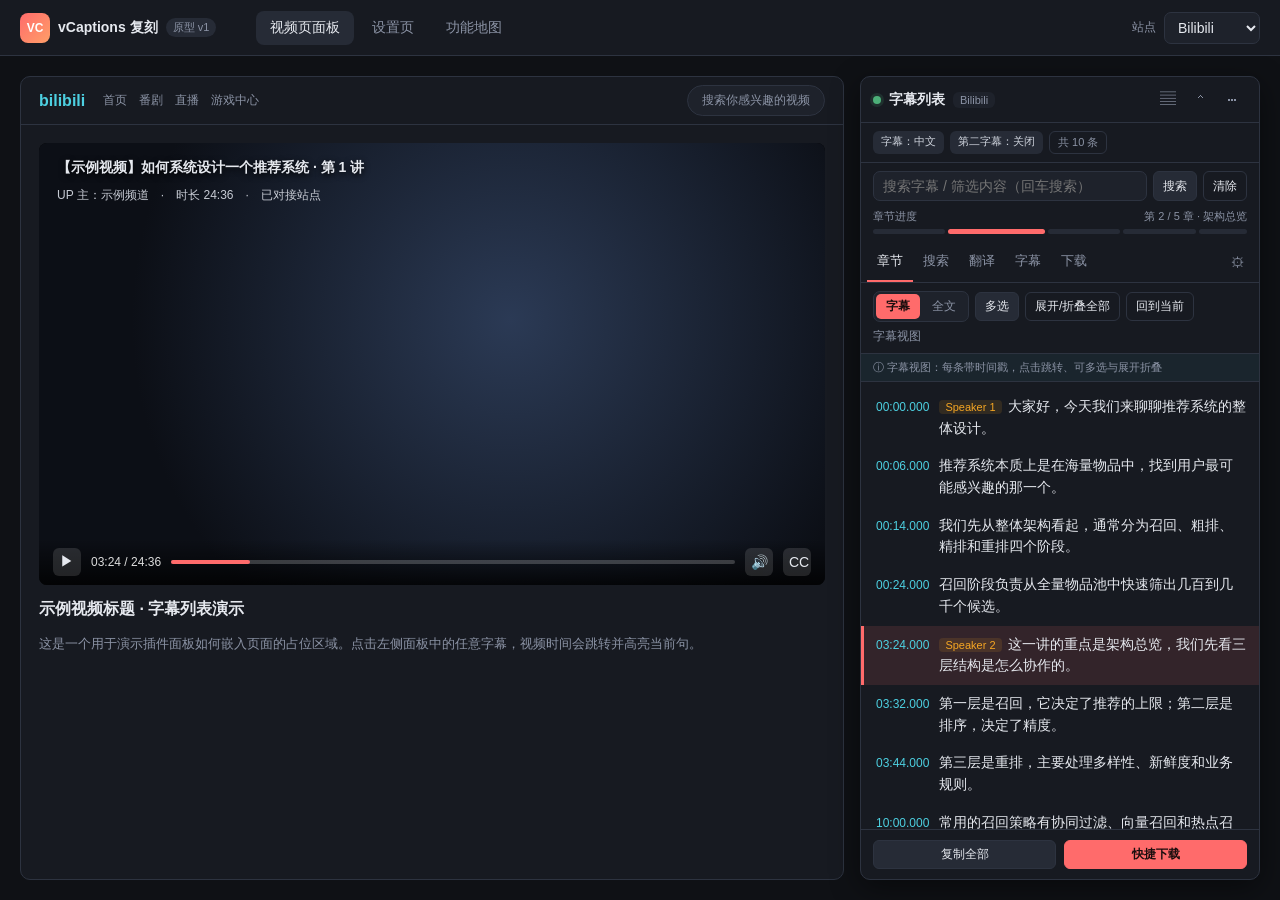
<file: prototype/index.html>
<!DOCTYPE html>
<html lang="zh-CN">
<head>
<meta charset="UTF-8">
<meta name="viewport" content="width=device-width, initial-scale=1.0">
<title>vCaptions 复刻 · 页面原型 v1</title>
<link rel="stylesheet" href="./style.css">
</head>
<body>
<div id="app">

  <!-- ============ TOP BAR ============ -->
  <header class="topbar">
    <div class="brand">
      <span class="brand-logo">VC</span>
      <span class="brand-name">vCaptions 复刻</span>
      <span class="brand-badge">原型 v1</span>
    </div>
    <nav class="topnav">
      <button class="nav-btn active" data-screen="video">视频页面板</button>
      <button class="nav-btn" data-screen="settings">设置页</button>
      <button class="nav-btn" data-screen="flow">功能地图</button>
    </nav>
    <div class="topbar-right">
      <label class="mini-label">站点</label>
      <select id="site-select">
        <option value="bilibili">Bilibili</option>
        <option value="youtube">YouTube</option>
      </select>
    </div>
  </header>

  <!-- ============ SCREEN: VIDEO PAGE ============ -->
  <section class="screen active" id="screen-video">
    <div class="stage" id="stage">
      <!-- simulated video page -->
      <div class="fake-page">
        <div class="fake-sitebar">
          <div class="fake-logo" id="site-logo">bilibili</div>
          <div class="fake-nav">首页　番剧　直播　游戏中心</div>
          <div class="fake-search">搜索你感兴趣的视频</div>
        </div>
        <div class="fake-main">
          <div class="fake-video" id="fake-video">
            <div class="fake-player-bg"></div>
            <div class="fake-player-title" id="video-title">【示例视频】如何系统设计一个推荐系统 · 第 1 讲</div>
            <div class="fake-player-meta" id="video-meta">UP 主：示例频道　·　时长 24:36　·　已对接站点</div>
            <div class="fake-controls">
              <button class="fc-btn" id="fc-play">▶</button>
              <span class="fc-time" id="fc-time">03:24 / 24:36</span>
              <div class="fc-progress"><div class="fc-progress-fill" id="fc-fill" style="width:14%"></div></div>
              <button class="fc-btn" id="fc-vol">🔊</button>
              <button class="fc-btn" id="fc-cc">CC</button>
            </div>
          </div>
          <div class="fake-info">
            <h2 id="fake-info-title">示例视频标题 · 字幕列表演示</h2>
            <p>这是一个用于演示插件面板如何嵌入页面的占位区域。点击左侧面板中的任意字幕，视频时间会跳转并高亮当前句。</p>
          </div>
        </div>
      </div>

      <!-- ============ PLUGIN PANEL ============ -->
      <aside class="panel" id="panel">
        <div class="panel-head">
          <div class="panel-title">
            <span class="dot-live"></span>
            <span>字幕列表</span>
            <span class="panel-sub" id="panel-site-tag">Bilibili</span>
          </div>
          <div class="panel-actions">
            <button class="icon-btn" id="btn-view" title="切换视图">▤</button>
            <button class="icon-btn" id="btn-fold" title="折叠面板">⌃</button>
            <button class="icon-btn" id="btn-more" title="更多操作">⋯</button>
          </div>
        </div>

        <!-- meta strip -->
        <div class="meta-strip" id="meta-strip">
          <span class="chip" id="chip-lang">字幕：中文</span>
          <span class="chip" id="chip-second">第二字幕：关闭</span>
          <span class="chip chip-ghost" id="chip-count">共 42 条</span>
        </div>

        <!-- search bar -->
        <div class="search-row">
          <input id="search-input" type="text" placeholder="搜索字幕 / 筛选内容（回车搜索）">
          <button class="btn-mini" id="btn-search">搜索</button>
          <button class="btn-mini ghost" id="btn-clear-search">清除</button>
        </div>

        <!-- chapter progress strip -->
        <div class="chapter-strip" id="chapter-strip">
          <div class="chapter-strip-head">
            <span>章节进度</span>
            <span class="muted" id="chapter-curr">第 2 / 5 章 · 架构总览</span>
          </div>
          <div class="chapter-track" id="chapter-track">
            <div class="chapter-seg" style="flex:3"></div>
            <div class="chapter-seg active" style="flex:4"></div>
            <div class="chapter-seg" style="flex:3"></div>
            <div class="chapter-seg" style="flex:3"></div>
            <div class="chapter-seg" style="flex:2"></div>
          </div>
        </div>

        <!-- tabs -->
        <div class="tabs" id="tabs">
          <button class="tab active" data-tab="chapter">章节</button>
          <button class="tab" data-tab="search">搜索</button>
          <button class="tab" data-tab="translate">翻译</button>
          <button class="tab" data-tab="subtitle">字幕</button>
          <button class="tab" data-tab="download">下载</button>
          <button class="tab-more" id="tab-reorder" title="拖动排序 / 显隐">⚙</button>
        </div>

        <!-- ===== TAB: SUBTITLE (default shown via JS on load we keep last active? use subtitle default) ===== -->
        <div class="tab-content" data-content="subtitle">
          <div class="subtitle-toolbar">
            <div class="view-seg">
              <button data-view="list" class="active">字幕</button>
              <button data-view="article">全文</button>
            </div>
            <button class="btn-mini" id="btn-multiselect">多选</button>
            <button class="btn-mini ghost" id="btn-expand">展开/折叠全部</button>
            <button class="btn-mini ghost" id="btn-scroll">回到当前</button>
            <span class="toolbar-spacer"></span>
            <span class="view-label" id="view-label">字幕视图</span>
          </div>
          <div class="view-hint" id="view-hint">ⓘ 字幕视图：每条带时间戳，点击跳转、可多选与展开折叠</div>
          <div class="multiselect-bar hidden" id="multiselect-bar">
            <span id="sel-count">已选 0 / 42</span>
            <button class="btn-mini" id="btn-sel-all">全选</button>
            <button class="btn-mini ghost" id="btn-sel-none">全不选</button>
            <button class="btn-mini ghost" id="btn-sel-invert">反选</button>
            <button class="btn-mini primary" id="btn-sel-copy">复制</button>
            <button class="btn-mini primary" id="btn-sel-translate">翻译</button>
          </div>
          <div class="subtitle-list" id="subtitle-list">
            <!-- items rendered by JS -->
          </div>
          <div class="panel-foot">
            <button class="btn-mini" id="btn-copy-all">复制全部</button>
            <button class="btn-mini primary" id="btn-quick-download">快捷下载</button>
          </div>
        </div>

        <!-- ===== TAB: CHAPTER ===== -->
        <div class="tab-content hidden" data-content="chapter">
          <div class="section-head">
            <h3>章节</h3>
            <button class="btn-mini primary" id="btn-gen-chapter">生成章节</button>
          </div>
          <div class="chapter-gen-opts">
            <label><input type="checkbox" checked> 包含描述</label>
            <label><input type="checkbox" checked> 包含段落</label>
            <select><option>目标语言：中文</option><option>English</option></select>
          </div>
          <div class="session-status" id="chapter-session">
            <span class="status-dot ok"></span> 已完成 · 5 章
            <span class="muted">生成进度 100%</span>
          </div>
          <div class="chapter-list" id="chapter-list">
            <div class="chapter-item" data-time="0"><span class="ch-idx">01</span><div><b>00:00 开场与背景</b><small>介绍推荐系统的整体目标</small></div><button class="btn-mini ghost">跳转</button></div>
            <div class="chapter-item active" data-time="204"><span class="ch-idx">02</span><div><b>03:24 架构总览</b><small>召回、粗排、精排三层结构</small></div><button class="btn-mini ghost">跳转</button></div>
            <div class="chapter-item" data-time="600"><span class="ch-idx">03</span><div><b>10:00 召回策略</b><small>协同过滤与向量召回</small></div><button class="btn-mini ghost">跳转</button></div>
            <div class="chapter-item" data-time="900"><span class="ch-idx">04</span><div><b>15:00 排序模型</b><small>特征工程与模型选型</small></div><button class="btn-mini ghost">跳转</button></div>
            <div class="chapter-item" data-time="1200"><span class="ch-idx">05</span><div><b>20:00 总结与答疑</b><small>关键结论回顾</small></div><button class="btn-mini ghost">跳转</button></div>
          </div>
          <div class="chapter-nav-row">
            <button class="btn-mini" id="btn-prev-chapter">← 上一章</button>
            <button class="btn-mini" id="btn-next-chapter">下一章 →</button>
            <button class="btn-mini ghost" id="btn-float-chapter">悬浮章节列表</button>
          </div>
        </div>

        <!-- ===== TAB: SEARCH ===== -->
        <div class="tab-content hidden" data-content="search">
          <div class="section-head"><h3>搜索结果</h3><span class="muted" id="search-count">请输入关键词</span></div>
          <input id="search-tab-input" type="text" placeholder="请输入关键词开始搜索" class="big-input">
          <div class="search-results" id="search-results">
            <div class="empty-state">输入关键词后在此显示匹配的字幕</div>
          </div>
        </div>

        <!-- ===== TAB: TRANSLATE ===== -->
        <div class="tab-content hidden" data-content="translate">
          <div class="section-head"><h3>翻译</h3><span class="status-pill" id="translate-status">未开始</span></div>
          <div class="field-row">
            <label>翻译服务</label>
            <select id="translate-service"><option>AI 翻译（默认）</option><option>Google 翻译</option><option>小牛翻译</option><option>DeepL 翻译</option></select>
          </div>
          <div class="field-row">
            <label>目标语言</label>
            <select id="translate-lang"><option>英语</option><option>日语</option><option>中文</option></select>
          </div>
          <label class="check-row"><input type="checkbox" id="chk-second"> 显示第二字幕（双语对照）</label>
          <label class="check-row"><input type="checkbox"> 修正语音识别错误</label>
          <button class="btn-block primary" id="btn-translate-now">立即翻译</button>
          <div class="translate-progress hidden" id="translate-progress">
            <div class="progress-head"><span>翻译进度</span><span id="translate-pct">0%</span></div>
            <div class="progress-track"><div class="progress-fill" id="translate-fill" style="width:0%"></div></div>
            <div class="session-ops">
              <button class="btn-mini" id="btn-trans-pause">暂停</button>
              <button class="btn-mini ghost" id="btn-trans-retry">重试失败</button>
              <button class="btn-mini danger" id="btn-trans-delete">删除译文</button>
            </div>
          </div>
          <div class="section-head sub"><h4>章节翻译</h4><button class="btn-mini" id="btn-chapter-translate">翻译章节</button></div>
          <div class="muted small">将章节标题与描述翻译为目标语言，含进度与状态。</div>
        </div>

        <!-- ===== TAB: DOWNLOAD ===== -->
        <div class="tab-content hidden" data-content="download">
          <div class="section-head"><h3>复制 / 下载</h3></div>
          <div class="field-row"><label>文件格式</label><select id="dl-format"><option>TXT</option><option>MD</option></select></div>
          <div class="field-row"><label>导出类型</label><select id="dl-type"><option>文稿（带时间）</option><option>全文（紧凑）</option><option>SRT 字幕</option><option>VTT 字幕</option><option>LRC 歌词</option></select></div>
          <div class="check-grid">
            <label><input type="checkbox" checked> 包含时间戳</label>
            <label><input type="checkbox" checked> 包含章节段落结构</label>
            <label><input type="checkbox"> 包含第二字幕</label>
            <label><input type="checkbox"> 无水印下载</label>
          </div>
          <button class="btn-block" id="btn-preview">内容预览</button>
          <div class="preview-box hidden" id="preview-box">
            <div class="preview-head">内容预览 <span class="muted">（超长仅显示前 1000 字符）</span></div>
            <pre id="preview-text"></pre>
          </div>
          <div class="download-ops">
            <button class="btn-block primary" id="btn-download">下载</button>
            <button class="btn-block" id="btn-copy">复制</button>
          </div>
          <div class="muted small">浏览器快捷键：复制 Ctrl+Shift+C · 下载 Ctrl+Shift+D</div>
        </div>
      </aside>
    </div>
  </section>

  <!-- ============ SCREEN: SETTINGS ============ -->
  <section class="screen hidden" id="screen-settings">
    <div class="settings-wrap">
      <div class="settings-side">
        <h2>设置</h2>
        <a data-settings="general" class="active">通用配置</a>
        <a data-settings="display">显示配置</a>
        <a data-settings="translate">翻译服务</a>
        <a data-settings="shortcut">快捷键</a>
        <a data-settings="website">网站配置</a>
      </div>
      <div class="settings-main">
        <div class="settings-section" data-section="general">
          <h2>通用配置</h2>
          <div class="setting-item"><div><b>自动插入字幕列表</b><p>打开 B站/YouTube 视频时自动插入面板</p></div><input type="checkbox" checked></div>
          <div class="setting-item"><div><b>自动展开</b><p>视频有字幕时自动展开字幕列表</p></div><input type="checkbox" checked></div>
          <div class="setting-item"><div><b>自动折叠</b><p>视频字幕消失时自动折叠列表</p></div><input type="checkbox" checked></div>
          <div class="setting-item"><div><b>智能标点</b><p>按字幕语言自动补句间标点（中/英/日）</p></div><input type="checkbox" checked></div>
          <div class="setting-item"><div><b>界面语言</b><p>简体中文 / English / 日本語</p></div><select><option>简体中文</option><option>English</option><option>日本語</option></select></div>
          <div class="setting-item"><div><b>主题</b></div><select><option>跟随系统</option><option>浅色</option><option>深色</option></select></div>
        </div>
        <div class="settings-section hidden" data-section="display">
          <h2>显示配置</h2>
          <div class="setting-grid">
            <label>默认 X 坐标 <input type="number" value="100"></label>
            <label>默认 Y 坐标 <input type="number" value="100"></label>
            <label>默认宽度 <input type="number" value="400"></label>
            <label>默认高度 <input type="number" value="600"></label>
          </div>
          <div class="setting-item"><div><b>显示密度</b></div><select><option>标准</option><option>紧凑</option><option>宽松</option></select></div>
          <div class="setting-item"><div><b>字体大小</b><p>12 / 13 / 14 / 15(默认) / 16 / 18 / 20 px</p></div><select><option>15px (默认)</option><option>16px</option><option>18px</option></select></div>
          <div class="setting-item"><div><b>条纹色（奇偶行异色）</b></div><input type="checkbox" checked></div>
          <h3>字幕条（B站）</h3>
          <div class="setting-item"><div><b>显示位置</b></div><select><option>下方</option><option>上方</option></select></div>
          <div class="setting-item"><div><b>显示内容</b><p>章节进度条 / 章节详情条 / 字幕条</p></div><button class="btn-mini">配置</button></div>
        </div>
        <div class="settings-section hidden" data-section="translate">
          <h2>翻译服务</h2>
          <p class="muted">可配置多个服务，创建后类型不可修改。</p>
          <div class="service-card">
            <div class="service-head"><b>AI 翻译（默认）</b><span class="status-pill ok">已启用</span></div>
            <div class="field-row"><label>服务类型</label><span>AI 翻译（OpenAI 兼容）</span></div>
            <div class="field-row"><label>API 地址</label><input value="https://api.openai.com/v1"></div>
            <div class="field-row"><label>API Key</label><input type="password" value="sk-••••••••"></div>
            <div class="field-row"><label>模型</label><select><option>gpt-4o-mini</option><option>deepseek-chat</option><option>自定义</option></select></div>
            <button class="btn-mini">测试连通性</button>
          </div>
          <div class="service-list-mini">
            <div>Google 翻译 <span class="muted">需 Google API Key</span> <button class="btn-mini">编辑</button></div>
            <div>小牛翻译 <span class="muted">App ID + API Key</span> <button class="btn-mini">编辑</button></div>
            <div>DeepL 翻译 <button class="btn-mini">编辑</button></div>
          </div>
          <button class="btn-mini primary" id="btn-add-service">+ 新增翻译服务</button>
          <h3>AI 服务（用于章节生成 / 总结）</h3>
          <p class="muted">同样为 OpenAI 兼容协议，支持 DeepSeek / Gemini / Ollama 等。</p>
        </div>
        <div class="settings-section hidden" data-section="shortcut">
          <h2>快捷键配置</h2>
          <p class="muted">点击右侧录制组合键；冲突会自动移除旧配置。</p>
          <div class="shortcut-table" id="shortcut-table"></div>
          <button class="btn-mini" id="btn-reset-shortcuts">恢复默认</button>
        </div>
        <div class="settings-section hidden" data-section="website">
          <h2>网站配置</h2>
          <div class="setting-item"><div><b>当前网址</b><p id="current-url">https://www.bilibili.com/video/BVxxxx</p></div><span class="status-pill ok">此站点已适配</span></div>
          <div class="setting-item"><div><b>布局类型</b></div><select><option>单栏布局</option><option>左右布局</option><option>左中右布局</option><option>上下布局</option></select></div>
          <div class="setting-item"><div><b>面板位置</b></div><select><option>右侧</option><option>左侧</option><option>上方</option><option>下方</option></select></div>
        </div>
      </div>
    </div>
  </section>

  <!-- ============ SCREEN: FLOW MAP ============ -->
  <section class="screen hidden" id="screen-flow">
    <div class="flow-wrap">
      <h1>功能地图（本次复刻范围）</h1>
      <p class="muted">仅 B站 / YouTube；无笔记 / AI 对话 / 精调 / 样式 Tab / VIP 与新标签页。</p>
      <div class="flow-grid" id="flow-grid"></div>
    </div>
  </section>

  <!-- ============ TOAST ============ -->
  <div class="toast" id="toast"></div>

  <!-- ============ MODAL: TAB ORDER ============ -->
  <div class="modal-mask hidden" id="modal-mask">
    <div class="modal">
      <div class="modal-head"><h3>功能 Tab 配置</h3><button class="icon-btn" id="modal-close">×</button></div>
      <p class="muted small">拖动调整顺序，勾选控制显隐。本次范围为 5 个 Tab。</p>
      <div class="reorder-list">
        <div class="reorder-item"><span class="drag">≡</span><input type="checkbox" checked> 章节</div>
        <div class="reorder-item"><span class="drag">≡</span><input type="checkbox" checked> 搜索</div>
        <div class="reorder-item"><span class="drag">≡</span><input type="checkbox" checked> 翻译</div>
        <div class="reorder-item"><span class="drag">≡</span><input type="checkbox" checked> 字幕</div>
        <div class="reorder-item"><span class="drag">≡</span><input type="checkbox" checked> 下载</div>
      </div>
      <button class="btn-block primary" id="modal-save">保存</button>
    </div>
  </div>

</div>
<script src="./app.js"></script>
</body>
</html>
</file>
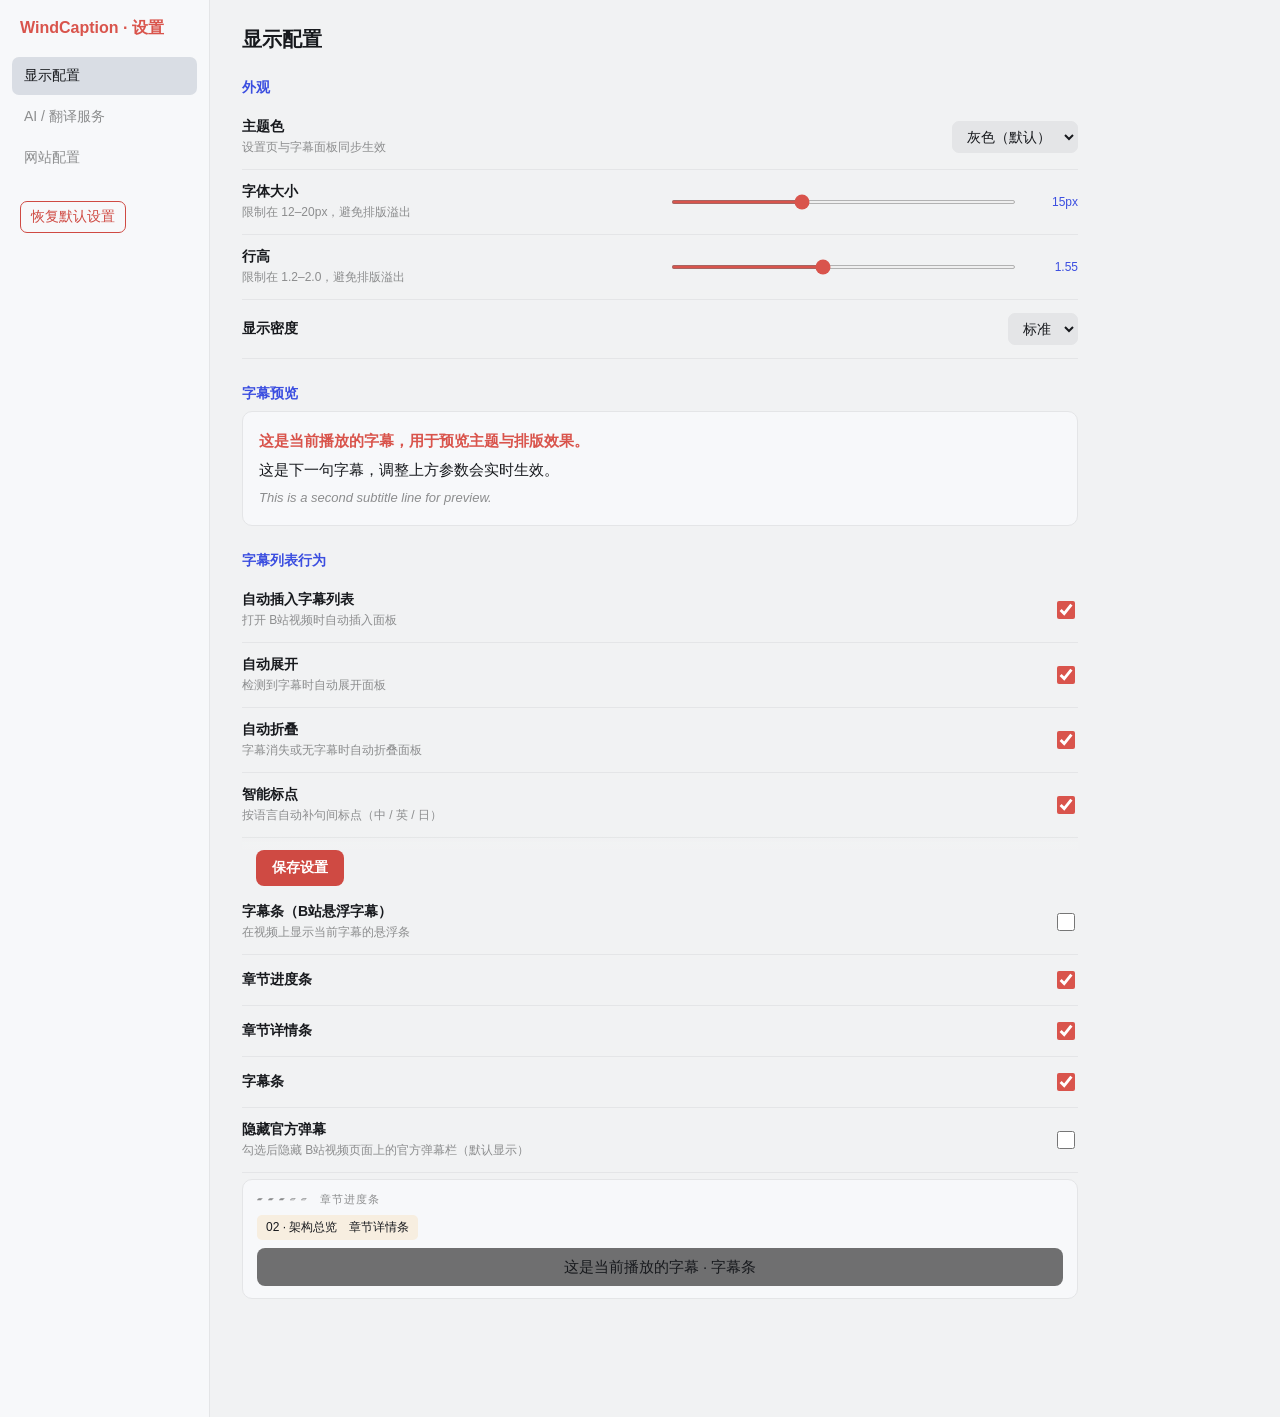
<file: options/options.html>
<!DOCTYPE html>
<html lang="zh-CN">
<head>
<meta charset="UTF-8">
<meta name="viewport" content="width=device-width,initial-scale=1">
<title>WindCaption · 观语听风字幕 · 设置</title>
<link rel="stylesheet" href="options.css">
</head>
<body>
<div class="wrap">
  <aside class="side">
    <div class="logo">WindCaption · 设置</div>
    <a data-sec="display" class="active">显示配置</a>
    <a data-sec="services">AI / 翻译服务</a>
    <a data-sec="site">网站配置</a>
    <div class="side-foot"><button id="btn-reset-all" class="mini danger">恢复默认设置</button></div>
  </aside>
  <main class="main">
    <!-- 显示配置（合并原通用配置 + 面板外观设置） -->
    <section data-panel="display">
      <h1>显示配置</h1>

      <h2>外观</h2>
      <div class="item"><div><b>主题色</b><p>设置页与字幕面板同步生效</p></div><select id="g-theme"><option value="gray">灰色（默认）</option><option value="system">跟随系统</option><option value="dark">深色</option><option value="light">浅色</option></select></div>
      <div class="item"><div><b>字体大小</b><p>限制在 12–20px，避免排版溢出</p></div><div class="range-wrap"><input type="range" id="d-font" min="12" max="20" step="1" value="15"><span class="range-val" id="d-font-val">15px</span></div></div>
      <div class="item"><div><b>行高</b><p>限制在 1.2–2.0，避免排版溢出</p></div><div class="range-wrap"><input type="range" id="d-line" min="1.2" max="2" step="0.05" value="1.55"><span class="range-val" id="d-line-val">1.55</span></div></div>
      <div class="item"><div><b>显示密度</b></div><select id="d-density"><option value="compact">紧凑</option><option value="standard">标准</option><option value="comfortable">宽松</option></select></div>

      <h2>字幕预览</h2>
      <div class="preview-box" id="subtitle-preview">
        <div class="pv-line cur">这是当前播放的字幕，用于预览主题与排版效果。</div>
        <div class="pv-line">这是下一句字幕，调整上方参数会实时生效。</div>
        <div class="pv-line pv-second">This is a second subtitle line for preview.</div>
      </div>

      <h2>字幕列表行为</h2>
      <div class="item"><div><b>自动插入字幕列表</b><p>打开 B站视频时自动插入面板</p></div><input type="checkbox" id="g-autoInsert"></div>
      <div class="item"><div><b>自动展开</b><p>检测到字幕时自动展开面板</p></div><input type="checkbox" id="g-autoExpand"></div>
      <div class="item"><div><b>自动折叠</b><p>字幕消失或无字幕时自动折叠面板</p></div><input type="checkbox" id="g-autoFold"></div>
      <div class="item"><div><b>智能标点</b><p>按语言自动补句间标点（中 / 英 / 日）</p></div><input type="checkbox" id="g-smartPunctuation"></div>

      <h2>字幕条内容</h2>
      <div class="item"><div><b>字幕条（B站悬浮字幕）</b><p>在视频上显示当前字幕的悬浮条</p></div><input type="checkbox" id="g-subtitleBar"></div>
      <div class="item"><div><b>章节进度条</b></div><input type="checkbox" id="b-chProgress"></div>
      <div class="item"><div><b>章节详情条</b></div><input type="checkbox" id="b-chDetail"></div>
      <div class="item"><div><b>字幕条</b></div><input type="checkbox" id="b-subtitle"></div>
      <div class="item"><div><b>隐藏官方弹幕</b><p>勾选后隐藏 B站视频页面上的官方弹幕栏（默认显示）</p></div><input type="checkbox" id="g-hideDanmaku"></div>
      <div class="captionbar-preview" id="captionbar-preview">
        <div class="cbp-chapter" id="cbp-chProgress">▰ ▰ ▰ ▱ ▱　章节进度条</div>
        <div class="cbp-detail" id="cbp-chDetail">02 · 架构总览　章节详情条</div>
        <div class="cbp-text" id="cbp-subtitle">这是当前播放的字幕 · 字幕条</div>
      </div>
    </section>

    <section data-panel="services" class="hidden">
      <h1>AI / 翻译服务</h1>
      <p class="tip">自带 Key（BYOK），OpenAI 兼容协议。可添加 OpenAI / DeepSeek / Gemini / Ollama / 小牛 / DeepL 等。章节生成与翻译需要在此配置。</p>
      <div id="service-list"></div>
      <button class="primary" id="btn-add-service">+ 新增服务</button>
      <div class="item"><div><b>默认 AI 服务（章节生成 / 翻译）</b></div><select id="default-ai"></select></div>
      <div class="item"><div><b>默认翻译服务</b></div><select id="default-translate"></select></div>
    </section>

    <section data-panel="site" class="hidden">
      <h1>网站配置</h1>
      <p class="tip">仅适配 Bilibili，面板固定嵌入在视频旁，无需额外位置设置。以下展示当前页面与适配状态。</p>
      <div class="item"><div><b>当前网址</b><p id="cur-url">—</p></div><span class="pill">已适配</span></div>
    </section>

    <div class="savebar"><span id="save-status"></span><button class="primary" id="btn-save">保存设置</button></div>
  </main>
</div>
<div class="toast" id="toast"></div>
<script src="../lib/util.js"></script>
<script src="../lib/storage.js"></script>
<script src="options.js"></script>
</body>
</html>
</file>
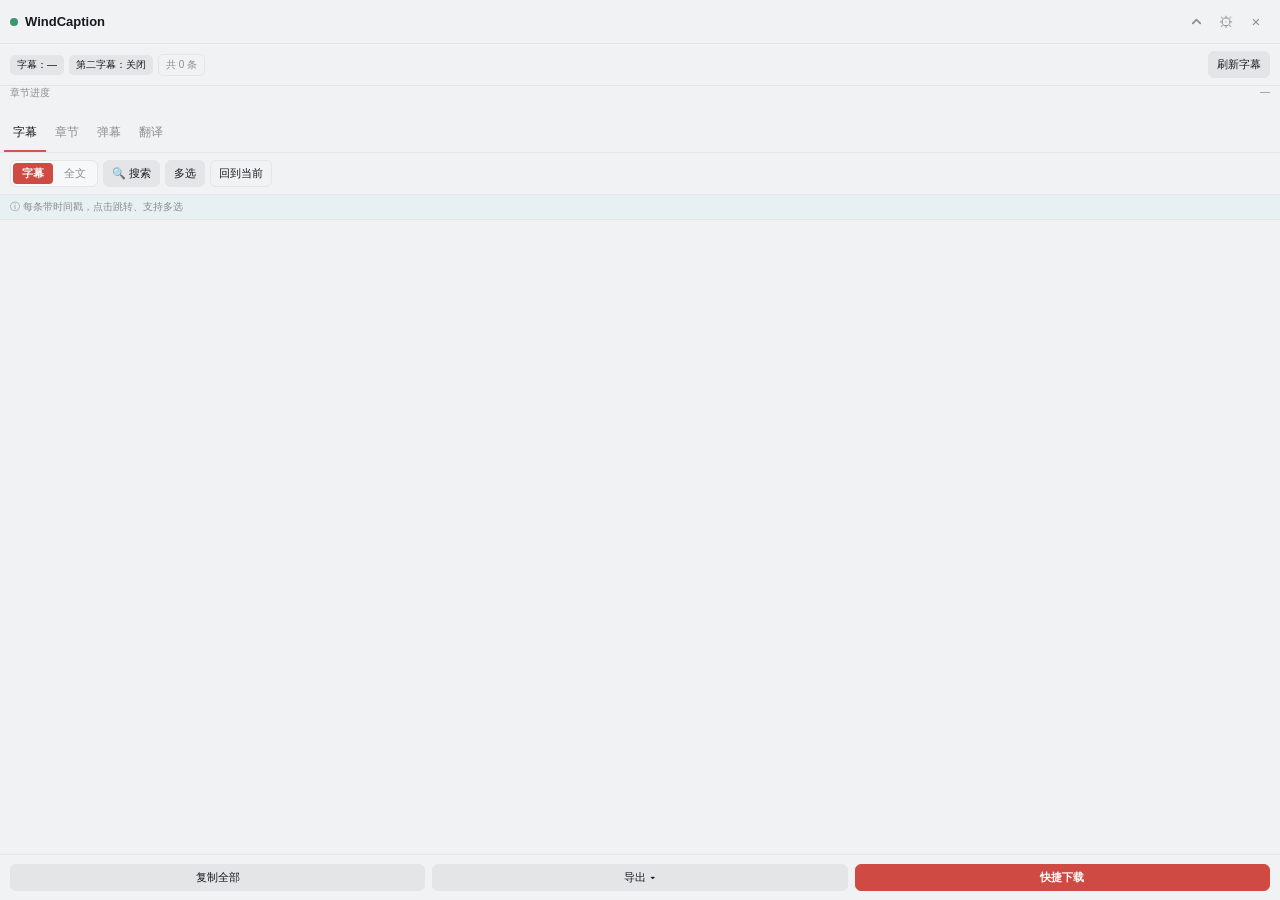
<file: panel/panel.html>
<!DOCTYPE html>
<html lang="zh-CN">
<head>
<meta charset="UTF-8">
<meta name="viewport" content="width=device-width,initial-scale=1">
<title>WindCaption · 观语听风字幕</title>
<link rel="stylesheet" href="panel.css">
</head>
<body>
<div id="root">
  <header class="head">
    <div class="head-title"><span class="dot"></span><b>WindCaption</b><span class="site-tag hidden" id="site-tag">无字幕</span></div>
    <div class="head-ops">
      <button class="ic" id="btn-fold" title="折叠面板" aria-label="折叠面板" aria-expanded="true"><svg id="fold-chevron" viewBox="0 0 16 16" aria-hidden="true"><path d="M4 10 L8 6 L12 10" fill="none" stroke="currentColor" stroke-width="1.8" stroke-linecap="round" stroke-linejoin="round"/></svg></button>
      <button class="ic" id="btn-options" title="设置">⚙</button>
      <button class="ic" id="btn-close" title="关闭面板" aria-label="关闭面板">×</button>
    </div>
  </header>

  <div class="meta" id="meta">
    <span class="chip" id="chip-source">字幕：—</span>
    <span class="chip" id="chip-second">第二字幕：关闭</span>
    <span class="chip ghost" id="chip-count">共 0 条</span>
    <span class="meta-spacer"></span>
    <button class="mini refresh-btn" id="btn-refresh" title="重新拉取字幕">刷新字幕</button>
  </div>

  <div class="chapter-strip" id="chapter-strip">
    <div class="cs-head"><span>章节进度</span><span class="muted" id="chapter-curr">—</span></div>
    <div class="cs-track" id="chapter-track"></div>
  </div>

  <nav class="tabs" id="tabs">
    <button class="tab active" data-tab="subtitle">字幕</button>
    <button class="tab" data-tab="chapter">章节</button>
    <button class="tab" data-tab="danmaku">弹幕</button>
    <button class="tab" data-tab="translate">翻译</button>
  </nav>

  <!-- 字幕 -->
  <section class="tabpane active" data-pane="subtitle">
    <div class="toolbar">
      <div class="seg" id="view-seg">
        <button data-view="list" class="active">字幕</button>
        <button data-view="article">全文</button>
      </div>
      <button class="mini" id="btn-search-toggle" title="搜索字幕">🔍 搜索</button>
      <button class="mini" id="btn-multi">多选</button>
      <button class="mini ghost" id="btn-resume">回到当前</button>
    </div>
    <div class="search-inline hidden" id="search-inline">
      <input id="search" type="text" placeholder="输入关键词搜索字幕（实时匹配，点击结果跳转）">
      <span class="search-count" id="search-count"></span>
      <button class="mini ghost" id="btn-clear-search">清除</button>
    </div>
    <div class="hint" id="hint">ⓘ 每条带时间戳，点击跳转、支持多选</div>
    <div class="multi-bar hidden" id="multi-bar">
      <span id="sel-count">已选 0 / 0</span>
      <button class="mini" id="sel-all">全选</button>
      <button class="mini ghost" id="sel-none">全不选</button>
      <button class="mini ghost" id="sel-invert">反选</button>
      <button class="mini primary" id="sel-copy">复制</button>
      <button class="mini primary" id="sel-translate">翻译</button>
    </div>
    <div class="list" id="list"></div>
    <div class="foot">
      <button class="mini" id="btn-copy-all">复制全部</button>
      <button class="mini" id="btn-export-toggle">导出 ▾</button>
      <button class="mini primary" id="btn-quick-dl">快捷下载</button>
    </div>
    <div class="resize-grip" id="resize-grip" title="拖拽调整面板高度（10–15 行字幕）">
      <span class="rg-bar"></span>
    </div>
    <div class="export-pop hidden" id="export-pop">
      <div class="export-pop-head"><b>导出字幕</b><button class="icon-btn" id="export-pop-close">×</button></div>
      <div class="export-tip">点击下列格式即可下载</div>
      <div class="export-list">
        <button class="export-item" data-type="textWithTime"><span class="ei-name">文稿（带时间）</span><span class="ei-ext">.txt</span></button>
        <button class="export-item" data-type="article"><span class="ei-name">全文（紧凑）</span><span class="ei-ext">.txt</span></button>
        <button class="export-item" data-type="srt"><span class="ei-name">SRT 字幕</span><span class="ei-ext">.srt</span></button>
        <button class="export-item" data-type="vtt"><span class="ei-name">VTT 字幕</span><span class="ei-ext">.vtt</span></button>
        <button class="export-item" data-type="lrc"><span class="ei-name">LRC 歌词</span><span class="ei-ext">.lrc</span></button>
      </div>
    </div>
  </section>

  <!-- 章节 -->
  <section class="tabpane hidden" data-pane="chapter">
    <div class="section-head"><h3>章节</h3><button class="mini primary" id="btn-gen-chapter">生成章节</button></div>
    <div class="gen-opts">
      <label><input type="checkbox" id="ch-desc" checked> 包含描述</label>
      <label><input type="checkbox" id="ch-para" checked> 包含段落</label>
      <select id="ch-lang"><option>中文</option><option>英语</option><option>日语</option></select>
    </div>
    <div class="status-line" id="ch-status">暂无章节 · 可点击“生成章节”</div>
    <div class="chapter-list" id="chapter-list"></div>
    <div class="chapter-nav">
      <button class="mini" id="ch-prev">← 上一章</button>
      <button class="mini" id="ch-next">下一章 →</button>
    </div>
  </section>

  <!-- 弹幕 -->
  <section class="tabpane hidden" data-pane="danmaku">
    <div class="dm-toolbar">
      <input id="dm-search" type="text" placeholder="搜索弹幕内容">
      <button class="mini ghost" id="dm-reload">刷新弹幕</button>
    </div>
    <div class="dm-head"><span>时间</span><span>内容</span><span>发送时间</span></div>
    <div class="dm-list" id="dm-list"><div class="empty">加载中…</div></div>
  </section>

  <!-- 翻译 -->
  <section class="tabpane hidden" data-pane="translate">
    <div class="section-head"><h3>翻译</h3><span class="status-pill" id="tr-status">未开始</span></div>
    <div class="field"><label>目标语言</label><select id="tr-lang"><option>中文</option><option>英语</option><option>日语</option></select></div>
    <label class="check"><input type="checkbox" id="tr-second"> 显示第二字幕（双语对照）</label>
    <label class="check"><input type="checkbox" id="tr-fix"> 修正语音识别错误</label>
    <button class="block primary" id="btn-translate">立即翻译</button>
    <div class="progress-box hidden" id="progress-box">
      <div class="progress-head"><span>翻译进度</span><span id="progress-pct">—</span></div>
      <div class="progress-track"><div class="progress-fill" id="progress-fill"></div></div>
    </div>
    <p class="muted small">翻译服务与 AI 服务请在设置页配置（OpenAI 兼容协议，可接 DeepSeek / Gemini / Ollama）。</p>
  </section>

  <div class="toast" id="toast"></div>
</div>
<script src="../lib/util.js"></script>
<script src="../lib/protocol.js"></script>
<script src="panel.js"></script>
</body>
</html>
</file>
<file: prototype/style.css>
:root{
  --bg:#0f1115; --surface:#171a21; --surface2:#1e222b; --surface3:#262b36;
  --border:#2d3340; --text:#e6e9ef; --muted:#8b93a5; --primary:#ff6b6b;
  --primary2:#ff9f68; --accent:#4dd0e1; --ok:#4caf78; --warn:#f5a623; --danger:#e86a6a;
  --radius:10px; --shadow:0 8px 30px rgba(0,0,0,.45);
}
*{box-sizing:border-box}
html,body{margin:0;padding:0;background:var(--bg);color:var(--text);
  font-family:-apple-system,BlinkMacSystemFont,"Segoe UI","PingFang SC","Microsoft YaHei",sans-serif;font-size:14px}
button,input,select{font-family:inherit;font-size:inherit;color:inherit}
button{cursor:pointer}
.hidden{display:none !important}
.muted{color:var(--muted)}
.small{font-size:12px}

/* topbar */
.topbar{height:56px;display:flex;align-items:center;gap:20px;padding:0 20px;
  background:var(--surface);border-bottom:1px solid var(--border);position:sticky;top:0;z-index:50}
.brand{display:flex;align-items:center;gap:8px}
.brand-logo{width:30px;height:30px;border-radius:8px;background:linear-gradient(135deg,#ff6b6b,#ff9f68);
  display:grid;place-items:center;font-weight:800;font-size:12px;color:#fff}
.brand-name{font-weight:700}
.brand-badge{font-size:11px;background:var(--surface3);color:var(--muted);padding:2px 7px;border-radius:999px}
.topnav{display:flex;gap:4px;margin-left:20px}
.nav-btn{background:transparent;border:0;color:var(--muted);padding:8px 14px;border-radius:8px}
.nav-btn:hover{background:var(--surface2);color:var(--text)}
.nav-btn.active{background:var(--surface3);color:var(--text)}
.topbar-right{margin-left:auto;display:flex;align-items:center;gap:8px}
.mini-label{font-size:12px;color:var(--muted)}
select,input[type=text],input[type=password],input[type=number]{background:var(--surface2);
  border:1px solid var(--border);border-radius:7px;padding:6px 9px;outline:none}
select:focus,input:focus{border-color:var(--primary)}

/* screens */
.screen{display:none}
.screen.active{display:block}

/* stage / fake page */
.stage{position:relative;min-height:calc(100vh - 56px);padding:20px;display:flex;gap:16px}
.fake-page{flex:1;background:var(--surface);border:1px solid var(--border);border-radius:var(--radius);overflow:hidden;min-width:0}
.fake-sitebar{height:48px;display:flex;align-items:center;gap:18px;padding:0 18px;border-bottom:1px solid var(--border);font-size:12px;color:var(--muted)}
.fake-logo{font-weight:800;color:var(--accent);font-size:16px}
.fake-search{margin-left:auto;background:var(--surface2);border:1px solid var(--border);border-radius:20px;padding:6px 14px}
.fake-main{padding:18px}
.fake-video{position:relative;aspect-ratio:16/9;background:#000;border-radius:8px;overflow:hidden}
.fake-player-bg{position:absolute;inset:0;background:radial-gradient(circle at 60% 40%,#2b3a55,#0c0f16 70%)}
.fake-player-title{position:absolute;left:18px;top:16px;font-weight:600;text-shadow:0 2px 6px #000}
.fake-player-meta{position:absolute;left:18px;top:44px;font-size:12px;color:#c7cbd4}
.fake-controls{position:absolute;left:0;right:0;bottom:0;height:46px;display:flex;align-items:center;gap:10px;padding:0 14px;
  background:linear-gradient(transparent,rgba(0,0,0,.8))}
.fc-btn{background:rgba(255,255,255,.12);border:0;border-radius:6px;width:28px;height:28px}
.fc-time{font-size:12px;color:#ddd}
.fc-progress{flex:1;height:4px;background:rgba(255,255,255,.2);border-radius:4px}
.fc-progress-fill{height:100%;background:var(--primary);border-radius:4px}
.fake-info h2{font-size:16px;margin:14px 0 6px}
.fake-info p{color:var(--muted);line-height:1.7;font-size:13px}

/* plugin panel */
.panel{width:400px;flex:none;background:var(--surface);border:1px solid var(--border);border-radius:var(--radius);
  display:flex;flex-direction:column;box-shadow:var(--shadow);overflow:hidden;height:calc(100vh - 96px);position:sticky;top:76px}
.panel.folded{height:auto}
.panel.folded .meta-strip,.panel.folded .search-row,.panel.folded .chapter-strip,
.panel.folded .tabs,.panel.folded .tab-content{display:none}
.panel-head{height:46px;display:flex;align-items:center;padding:0 12px;border-bottom:1px solid var(--border);flex:none}
.panel-title{display:flex;align-items:center;gap:8px;font-weight:700}
.dot-live{width:8px;height:8px;border-radius:50%;background:var(--ok);box-shadow:0 0 0 3px rgba(76,175,120,.15)}
.panel-sub{font-size:11px;color:var(--muted);font-weight:400;background:var(--surface2);padding:2px 7px;border-radius:6px}
.panel-actions{margin-left:auto;display:flex;gap:2px}
.icon-btn{background:transparent;border:0;color:var(--muted);width:30px;height:30px;border-radius:6px;font-size:16px}
.icon-btn:hover{background:var(--surface2);color:var(--text)}
.meta-strip{display:flex;gap:6px;padding:8px 12px;flex-wrap:wrap;border-bottom:1px solid var(--border)}
.chip{font-size:11px;background:var(--surface3);padding:3px 8px;border-radius:6px;color:#cfd4dd}
.chip-ghost{background:transparent;border:1px solid var(--border);color:var(--muted)}
.search-row{display:flex;gap:6px;padding:8px 12px}
.search-row input{flex:1;min-width:0}
.btn-mini{background:var(--surface3);border:1px solid var(--border);border-radius:6px;padding:5px 9px;font-size:12px;white-space:nowrap}
.btn-mini:hover{background:#303746}
.btn-mini.ghost{background:transparent}
.btn-mini.primary{background:var(--primary);border-color:var(--primary);color:#1a0d0d;font-weight:700}
.btn-mini.danger{color:var(--danger)}
.chapter-strip{padding:0 12px 8px}
.chapter-strip-head{display:flex;justify-content:space-between;font-size:11px;color:var(--muted);margin-bottom:5px}
.chapter-track{display:flex;gap:3px;height:5px}
.chapter-seg{background:var(--surface3);border-radius:4px}
.chapter-seg.active{background:var(--primary)}

/* tabs */
.tabs{display:flex;border-bottom:1px solid var(--border);padding:0 6px;flex:none;overflow-x:auto}
.tab{background:transparent;border:0;color:var(--muted);padding:10px 10px;border-bottom:2px solid transparent;white-space:nowrap;font-size:13px}
.tab.active{color:var(--text);border-bottom-color:var(--primary)}
.tab-more{margin-left:auto;background:transparent;border:0;color:var(--muted);padding:0 8px}
.tab-content{flex:1;min-height:0;display:flex;flex-direction:column;overflow:hidden}

/* subtitle list */
.subtitle-toolbar,.multiselect-bar{display:flex;gap:6px;align-items:center;padding:8px 12px;border-bottom:1px solid var(--border);flex-wrap:wrap;font-size:12px}
.toolbar-spacer{flex:1}
.view-label{color:var(--muted)}
.view-seg{display:flex;background:var(--surface2);border:1px solid var(--border);border-radius:7px;padding:2px;gap:2px}
.view-seg button{background:transparent;border:0;color:var(--muted);padding:4px 10px;border-radius:5px;font-size:12px}
.view-seg button.active{background:var(--primary);color:#1a0d0d;font-weight:700}
.view-hint{font-size:11px;color:var(--muted);padding:6px 12px;background:rgba(77,208,225,.06);border-bottom:1px solid var(--border)}
.subtitle-list{flex:1;overflow-y:auto;padding:6px 0}
.sub-item{display:flex;gap:10px;padding:8px 12px;cursor:pointer;border-left:3px solid transparent;line-height:1.55;position:relative}
.sub-item:hover{background:var(--surface2)}
.sub-item.current{background:rgba(255,107,107,.12);border-left-color:var(--primary)}
.sub-item.selected{background:rgba(77,208,225,.12)}
.sub-time{color:var(--accent);font-variant-numeric:tabular-nums;flex:none;font-size:12px;padding-top:2px}
.sub-check{flex:none;margin-top:4px}
.sub-body{flex:1;min-width:0}
.sub-text{word-break:break-word}
.sub-second{color:var(--muted);font-size:12px;margin-top:2px}
.sub-speaker{font-size:11px;color:var(--warn);background:rgba(245,166,35,.12);padding:1px 6px;border-radius:4px;margin-right:6px}
.sub-comment{margin-top:4px;font-size:12px;color:#c9a7ff;border-left:2px solid #7b5cc0;padding-left:8px}
/* 全文视图：语义段落文章 */
.article-para{padding:12px 14px;margin:4px 10px;border-radius:8px;cursor:pointer;border:1px solid transparent;transition:.15s}
.article-para:hover{background:var(--surface2);border-color:var(--border)}
.article-para.active{background:rgba(255,107,107,.08);border-color:rgba(255,107,107,.35)}
.para-head{display:flex;align-items:center;gap:8px;margin-bottom:6px;font-size:11px}
.para-time{font-variant-numeric:tabular-nums;color:var(--accent);background:var(--surface3);padding:2px 6px;border-radius:4px}
.para-title{color:var(--warn);font-weight:600}
.para-jump{margin-left:auto;color:var(--muted);opacity:0;transition:.15s}
.article-para:hover .para-jump{opacity:1;color:var(--primary)}
.para-text{margin:0;line-height:1.9;font-size:14px;color:var(--text)}
.para-second{margin:6px 0 0;line-height:1.7;font-size:12px;color:var(--muted);font-style:italic}
.panel-foot{display:flex;gap:8px;padding:10px 12px;border-top:1px solid var(--border)}
.panel-foot .btn-mini{flex:1}

/* generic tab contents */
.section-head{display:flex;align-items:center;gap:10px;padding:12px}
.section-head h3{margin:0;font-size:14px}
.section-head.sub{padding-bottom:4px}
.section-head.sub h4{margin:0;font-size:13px;color:var(--muted)}
.section-head .muted{margin-left:auto;font-size:12px}
.chapter-gen-opts{display:flex;gap:12px;align-items:center;padding:0 12px 10px;font-size:12px;color:var(--muted);flex-wrap:wrap}
.session-status{padding:8px 12px;background:var(--surface2);font-size:12px;display:flex;gap:8px;align-items:center}
.status-dot{width:8px;height:8px;border-radius:50%;display:inline-block;background:var(--muted)}
.status-dot.ok{background:var(--ok)}
.chapter-list{flex:1;overflow-y:auto;padding:6px 0}
.chapter-item{display:flex;gap:10px;align-items:center;padding:9px 12px;border-left:3px solid transparent}
.chapter-item:hover{background:var(--surface2)}
.chapter-item.active{border-left-color:var(--accent);background:rgba(77,208,225,.08)}
.ch-idx{font-size:11px;color:var(--muted);width:20px}
.chapter-item div{flex:1;min-width:0}
.chapter-item b{font-size:13px;font-weight:600;display:block}
.chapter-item small{color:var(--muted);font-size:11px}
.chapter-nav-row{display:flex;gap:6px;padding:10px 12px;border-top:1px solid var(--border)}
.big-input{width:calc(100% - 24px);margin:0 12px 10px}
.search-results,.translate-config,.download-config{flex:1;overflow-y:auto;padding:0 12px}
.empty-state{text-align:center;color:var(--muted);padding:40px 0}
.search-hit{padding:9px 0;border-bottom:1px solid var(--border);cursor:pointer}
.search-hit:hover{color:var(--primary)}
.search-hit .t{font-size:11px;color:var(--accent)}
.field-row{display:flex;align-items:center;gap:10px;padding:8px 12px;font-size:13px}
.field-row label{width:84px;color:var(--muted);flex:none}
.field-row select,.field-row input{flex:1;min-width:0}
.check-row{display:flex;align-items:center;gap:8px;padding:6px 12px;font-size:13px}
.btn-block{display:block;width:calc(100% - 24px);margin:10px 12px;padding:9px;border-radius:7px;border:1px solid var(--border);background:var(--surface3)}
.btn-block.primary{background:var(--primary);border-color:var(--primary);color:#1a0d0d;font-weight:700}
.status-pill{font-size:11px;padding:2px 8px;border-radius:999px;background:var(--surface3);color:var(--muted)}
.status-pill.ok{background:rgba(76,175,120,.15);color:var(--ok)}
.translate-progress{margin:0 12px;padding:10px;background:var(--surface2);border-radius:8px}
.progress-head{display:flex;justify-content:space-between;font-size:12px;margin-bottom:6px}
.progress-track{height:6px;background:var(--surface3);border-radius:4px;overflow:hidden}
.progress-fill{height:100%;background:var(--primary);transition:width .3s}
.session-ops{display:flex;gap:6px;margin-top:10px}
.check-grid{display:grid;grid-template-columns:1fr 1fr;gap:8px;padding:6px 12px;font-size:12px}
.preview-box{margin:0 12px;background:#0c0e13;border:1px solid var(--border);border-radius:8px;padding:8px}
.preview-head{font-size:12px;color:var(--muted);margin-bottom:6px}
.preview-box pre{white-space:pre-wrap;word-break:break-word;font-size:11px;color:#b9c0cd;margin:0;max-height:160px;overflow:auto}
.download-ops{display:flex;gap:8px}
.download-ops .btn-block{margin:4px 12px}

/* settings */
.settings-wrap{display:flex;gap:20px;padding:24px;max-width:1100px;margin:0 auto}
.settings-side{width:200px;flex:none;background:var(--surface);border:1px solid var(--border);border-radius:var(--radius);padding:16px;height:max-content}
.settings-side h2{margin:0 0 14px;font-size:16px}
.settings-side a{display:block;padding:9px 12px;color:var(--muted);border-radius:7px;cursor:pointer;margin-bottom:3px}
.settings-side a:hover{background:var(--surface2)}
.settings-side a.active{background:var(--surface3);color:var(--text)}
.settings-main{flex:1;background:var(--surface);border:1px solid var(--border);border-radius:var(--radius);padding:20px;min-width:0}
.settings-section h2{margin:0 0 16px;font-size:18px}
.settings-section h3{margin:22px 0 10px;font-size:14px;color:var(--accent)}
.setting-item{display:flex;align-items:center;gap:20px;padding:12px 0;border-bottom:1px solid var(--border)}
.setting-item>div{flex:1}
.setting-item b{font-weight:600}
.setting-item p{margin:3px 0 0;color:var(--muted);font-size:12px}
.setting-grid{display:grid;grid-template-columns:repeat(4,1fr);gap:12px;padding:14px 0}
.setting-grid label{display:flex;flex-direction:column;gap:6px;font-size:12px;color:var(--muted)}
.service-card{background:var(--surface2);border:1px solid var(--border);border-radius:8px;padding:12px;margin-bottom:14px}
.service-head{display:flex;align-items:center;justify-content:space-between;margin-bottom:8px}
.service-list-mini>div{display:flex;align-items:center;gap:10px;padding:8px 0;border-bottom:1px solid var(--border);font-size:13px}
.service-list-mini .btn-mini{margin-left:auto}
.shortcut-table{width:100%;border-collapse:collapse;margin-bottom:14px}
.shortcut-table td{padding:8px;border-bottom:1px solid var(--border);font-size:13px}
.shortcut-table td:first-child{color:var(--muted)}
.shortcut-table kbd{background:var(--surface3);border:1px solid var(--border);border-radius:5px;padding:3px 9px;font-family:inherit;font-size:12px}

/* flow map */
.flow-wrap{max-width:1100px;margin:0 auto;padding:28px}
.flow-wrap h1{font-size:22px;margin:0 0 6px}
.flow-grid{display:grid;grid-template-columns:repeat(auto-fill,minmax(320px,1fr));gap:14px;margin-top:20px}
.flow-card{background:var(--surface);border:1px solid var(--border);border-radius:var(--radius);padding:16px}
.flow-card h3{margin:0 0 4px;font-size:15px}
.flow-card .tag{font-size:11px;color:var(--primary)}
.flow-card ul{margin:10px 0 0;padding-left:18px;color:var(--muted);line-height:1.8;font-size:13px}
.flow-card ul b{color:var(--text)}

/* toast & modal */
.toast{position:fixed;left:50%;bottom:30px;transform:translateX(-50%) translateY(20px);background:#2b3140;
  border:1px solid var(--border);padding:10px 18px;border-radius:8px;opacity:0;pointer-events:none;transition:.2s;z-index:200;font-size:13px}
.toast.show{opacity:1;transform:translateX(-50%) translateY(0)}
.modal-mask{position:fixed;inset:0;background:rgba(0,0,0,.6);display:grid;place-items:center;z-index:150}
.modal{background:var(--surface);border:1px solid var(--border);border-radius:12px;width:360px;padding:18px;box-shadow:var(--shadow)}
.modal-head{display:flex;align-items:center;justify-content:space-between}
.modal-head h3{margin:0}
.reorder-list{margin:14px 0}
.reorder-item{display:flex;align-items:center;gap:10px;padding:9px;background:var(--surface2);border-radius:7px;margin-bottom:6px;font-size:13px}
.drag{color:var(--muted);cursor:grab}
</file>
<file: options/options.css>
/* 主题变量：与面板一致；默认灰色，自动跟随系统 */
:root,[data-theme="gray"]{
  --bg:#f1f2f3;--s2:#f7f8fa;--s3:#e4e5e7;--s4:#d9dde4;--bd:#e4e5e7;--tx:#17191d;--mu:#8c8d8e;
  --pr:#d9544c;--pr-btn:#cf4a43;--on-pr:#ffffff;--ac:#3b4ee0;--ok:#3d966d;--dg:#cf4a43;--toast:#e4e5e7;
}
[data-theme="dark"]{
  --bg:#0f1115;--s2:#171a21;--s3:#1e222b;--s4:#262b36;--bd:#2d3340;--tx:#e6e9ef;--mu:#8b93a5;
  --pr:#ff6b6b;--pr-btn:#e8554d;--on-pr:#ffffff;--ac:#4dd0e1;--ok:#4caf78;--dg:#e86a6a;--toast:#2b3140;
}
[data-theme="light"]{
  --bg:#ffffff;--s2:#f2f4f8;--s3:#e9edf4;--s4:#dfe4ee;--bd:#d4d9e2;--tx:#1f2430;--mu:#6b7280;
  --pr:#e5453c;--pr-btn:#d93a31;--on-pr:#ffffff;--ac:#0b8ea3;--ok:#1f9d57;--dg:#d43b3b;--toast:#e9edf4;
}
@media (prefers-color-scheme: light){
  [data-theme="auto"]{
    --bg:#ffffff;--s2:#f2f4f8;--s3:#e9edf4;--s4:#dfe4ee;--bd:#d4d9e2;--tx:#1f2430;--mu:#6b7280;
    --pr:#e5453c;--pr-btn:#d93a31;--on-pr:#ffffff;--ac:#0b8ea3;--ok:#1f9d57;--dg:#d43b3b;--toast:#e9edf4;
  }
}
@media (prefers-color-scheme: dark){
  [data-theme="auto"]{
    --bg:#0f1115;--s2:#171a21;--s3:#1e222b;--s4:#262b36;--bd:#2d3340;--tx:#e6e9ef;--mu:#8b93a5;
    --pr:#ff6b6b;--pr-btn:#e8554d;--on-pr:#ffffff;--ac:#4dd0e1;--ok:#4caf78;--dg:#e86a6a;--toast:#2b3140;
  }
}
*{box-sizing:border-box}
body{margin:0;background:var(--bg);color:var(--tx);font-family:-apple-system,BlinkMacSystemFont,"Segoe UI","PingFang SC","Microsoft YaHei",sans-serif;font-size:14px}
button,input,select{font-family:inherit;font-size:inherit;color:inherit}
button{cursor:pointer}.hidden{display:none!important}
.wrap{display:flex;min-height:100vh}
.side{width:210px;flex:none;background:var(--s2);border-right:1px solid var(--bd);padding:18px 12px}
.logo{font-weight:800;font-size:16px;margin:0 8px 18px;color:var(--pr)}
.side a{display:block;padding:10px 12px;color:var(--mu);border-radius:7px;cursor:pointer;margin-bottom:3px}
.side a:hover{background:var(--s3)}.side a.active{background:var(--s4);color:var(--tx)}
.side-foot{margin-top:24px;padding:0 8px}
.main{flex:1;padding:26px 32px;max-width:900px}
.main h1{font-size:20px;margin:0 0 18px}.main h2{font-size:14px;color:var(--ac);margin:26px 0 8px}
.tip{color:var(--mu);font-size:12px;line-height:1.7;margin:0 0 16px}
.item{display:flex;align-items:center;gap:18px;padding:13px 0;border-bottom:1px solid var(--bd)}
.item>div{flex:1}.item b{font-weight:600}.item p{margin:3px 0 0;color:var(--mu);font-size:12px}
.item input[type=checkbox]{width:18px;height:18px;accent-color:var(--pr)}
.item select{padding:6px 10px;background:var(--s3);border:1px solid var(--bd);border-radius:7px}
.grid4{display:grid;grid-template-columns:repeat(4,1fr);gap:12px;padding:14px 0}
.grid4 label{display:flex;flex-direction:column;gap:6px;font-size:12px;color:var(--mu)}
.grid4 input{padding:7px;background:var(--s3);border:1px solid var(--bd);border-radius:7px}
button.primary,button#btn-add-service,button#btn-save{
  background:var(--pr-btn);border:0;color:var(--on-pr);font-weight:700;padding:9px 16px;border-radius:8px}
button.mini.danger{background:none;border:1px solid var(--dg);color:var(--dg);padding:6px 10px;border-radius:7px}
.service-card{background:var(--s3);border:1px solid var(--bd);border-radius:10px;padding:14px;margin-bottom:12px}
.service-card .sh{display:flex;align-items:center;gap:10px;margin-bottom:10px}
.service-card .sh b{font-size:15px}.service-card .sh .pill{margin-left:auto}
.pill{font-size:11px;padding:2px 8px;border-radius:999px;background:rgba(76,175,120,.15);color:var(--ok)}
.service-card .row{display:flex;gap:10px;align-items:center;padding:5px 0}
.service-card .row label{width:90px;color:var(--mu);font-size:12px}
.service-card .row input,.service-card .row select{flex:1;min-width:0;padding:6px 9px;background:var(--s2);border:1px solid var(--bd);border-radius:7px}
.service-card .ops{display:flex;gap:8px;margin-top:10px}
.service-card .ops button{padding:6px 12px;border-radius:7px;border:1px solid var(--bd);background:var(--s4)}
.service-card .ops .del{color:var(--dg)}
.shortcut-table{border:1px solid var(--bd);border-radius:10px;overflow:hidden;margin-bottom:14px}
.sc-row{display:flex;align-items:center;padding:9px 14px;border-bottom:1px solid var(--bd)}
.sc-row:last-child{border:0}.sc-row span{flex:1}.sc-row button{min-width:140px;padding:6px 10px;background:var(--s4);border:1px solid var(--bd);border-radius:7px}
.savebar{position:sticky;bottom:0;margin-top:28px;padding:14px 0;background:linear-gradient(transparent,var(--bg) 20%);display:flex;align-items:center;gap:14px}
.savebar span{color:var(--ok);font-size:12px}
.toast{position:fixed;left:50%;bottom:24px;transform:translateX(-50%);background:var(--toast);border:1px solid var(--bd);padding:9px 16px;border-radius:8px;opacity:0;transition:.2s;pointer-events:none}
.toast.on{opacity:1}

/* ===== 显示配置：滑块与字幕预览 ===== */
.range-wrap{display:flex;align-items:center;gap:12px;min-width:240px}
.range-wrap input[type=range]{flex:1;accent-color:var(--pr);height:4px;min-width:140px}
.range-val{font-size:12px;color:var(--ac);min-width:48px;text-align:right;font-variant-numeric:tabular-nums}
.preview-box{margin:8px 0 4px;padding:14px 16px;background:var(--s2);border:1px solid var(--bd);border-radius:10px}
.pv-line{font-size:var(--pv-font,15px);line-height:var(--pv-line,1.55);color:var(--tx);padding:3px 0}
.pv-line.cur{color:var(--pr);font-weight:700}
.pv-line.pv-second{color:var(--mu);font-style:italic;font-size:calc(var(--pv-font,15px) - 2px)}
.preview-box.dense-compact .pv-line{padding:0 0}
.preview-box.dense-comfortable .pv-line{padding:8px 0}

/* ===== 显示配置：字幕条内容预览 ===== */
.captionbar-preview{margin:6px 0 4px;padding:12px 14px;background:var(--s2);border:1px solid var(--bd);border-radius:10px}
.cbp-chapter{display:flex;gap:6px;align-items:center;font-size:11px;color:var(--mu);letter-spacing:1px;margin-bottom:8px}
.cbp-detail{font-size:12px;color:var(--wn);background:rgba(245,166,35,.12);padding:4px 9px;border-radius:5px;margin-bottom:8px;display:inline-block}
.cbp-text{font-size:var(--pv-font,15px);line-height:1.5;color:var(--tx);background:rgba(0,0,0,.55);padding:8px 14px;border-radius:8px;text-align:center}
</file>
<file: panel/panel.css>
/* ===== 主题变量 ===== */
/* 默认灰色：对齐 B站右栏模块（弹幕列表 #f1f2f3 / AI总结卡 #f7f8fa /
   主文字 #17191d / 次文字 #8c8d8e / 分割线 #e4e5e7 / AI图标蓝 #1c42ff） */
:root,[data-theme="gray"]{
  --bg:#f1f2f3;--s2:#f7f8fa;--s3:#e4e5e7;--bd:#e4e5e7;--tx:#17191d;--mu:#8c8d8e;
  --pr:#d9544c;--pr-btn:#cf4a43;--on-pr:#ffffff;--ac:#3b4ee0;--ok:#3d966d;--wn:#b98220;--dg:#cf4a43;
  --mark-bg:#ffe14d;--mark-tx:#1a1300;
  --cur-tx:#cf4a43;
}
/* 暗色：保持原有行为不变 */
[data-theme="dark"]{
  --bg:#171a21;--s2:#1e222b;--s3:#262b36;--bd:#2d3340;--tx:#e6e9ef;--mu:#8b93a5;
  --pr:#ff6b6b;--pr-btn:#e8554d;--on-pr:#ffffff;--ac:#4dd0e1;--ok:#4caf78;--wn:#f5a623;--dg:#e86a6a;
  --mark-bg:#ffe14d;--mark-tx:#1a1300;
  --cur-tx:#ff5a4d;
}
/* 亮色主题：浅底深字，主色保留品牌红但加深以提升对比 */
[data-theme="light"]{
  --bg:#ffffff;--s2:#f2f4f8;--s3:#e6e9f0;--bd:#d4d9e2;--tx:#1f2430;--mu:#6b7280;
  --pr:#e5453c;--pr-btn:#d93a31;--on-pr:#ffffff;--ac:#0b8ea3;--ok:#1f9d57;--wn:#c47a00;--dg:#d43b3b;
  --mark-bg:#ffe14d;--mark-tx:#1a1300;
  --cur-tx:#e5453c;
}
/* 自动：跟随系统偏好（亮色系用亮色变量覆盖） */
@media (prefers-color-scheme: light){
  [data-theme="auto"]{
    --bg:#ffffff;--s2:#f2f4f8;--s3:#e6e9f0;--bd:#d4d9e2;--tx:#1f2430;--mu:#6b7280;
    --pr:#e5453c;--pr-btn:#d93a31;--on-pr:#ffffff;--ac:#0b8ea3;--ok:#1f9d57;--wn:#c47a00;--dg:#d43b3b;
    --mark-bg:#ffe14d;--mark-tx:#1a1300;--cur-tx:#e5453c;
  }
}
@media (prefers-color-scheme: dark){
  [data-theme="auto"]{
    --bg:#171a21;--s2:#1e222b;--s3:#262b36;--bd:#2d3340;--tx:#e6e9ef;--mu:#8b93a5;
    --pr:#ff6b6b;--pr-btn:#e8554d;--on-pr:#ffffff;--ac:#4dd0e1;--ok:#4caf78;--wn:#f5a623;--dg:#e86a6a;
    --mark-bg:#ffe14d;--mark-tx:#1a1300;--cur-tx:#ff5a4d;
  }
}
/* 灰色主题：柔化少量硬编码高亮/阴影，强调色跟随 B站 AI 图标蓝 #3b4ee0 */
[data-theme="gray"] .head{background:#f7f8fa}
[data-theme="gray"] .mini:hover{background:var(--s3)}
[data-theme="gray"] .search-inline,
[data-theme="gray"] .hint{background:rgba(59,78,224,.05)}
[data-theme="gray"] .sub.cur{background:rgba(217,84,76,.10)}
[data-theme="gray"] .sub.sel,
[data-theme="gray"] .ch.on{background:rgba(59,78,224,.09)}
[data-theme="gray"] .para.on{background:rgba(217,84,76,.07)}
[data-theme="gray"] .export-pop{box-shadow:0 4px 18px rgba(23,25,29,.10)}
/* 字号 / 行高（有限区间，见设置面板 12–20px、1.2–2.0） */
:root{--sub-font:13px;--sub-line:1.55}
*{box-sizing:border-box}
html,body{margin:0;height:100%;background:var(--bg);color:var(--tx);
  font-family:-apple-system,BlinkMacSystemFont,"Segoe UI","PingFang SC","Microsoft YaHei",sans-serif;font-size:13px}
button,input,select{font-family:inherit;font-size:inherit;color:inherit}
button{cursor:pointer}
.hidden{display:none !important}
.muted{color:var(--mu)}.small{font-size:11px}
#root{display:flex;flex-direction:column;height:100vh;overflow:hidden}
/* 折叠态：只保留标题栏，与 B站栏目折叠一致（iframe 高度同为 44px，不露出任何内容） */
#root.folded > :not(.head){display:none !important}
#root.folded .head{border-bottom-color:transparent}
.head{height:44px;display:flex;align-items:center;padding:0 10px;border-bottom:1px solid var(--bd);flex:none;user-select:none}
.head-title{display:flex;align-items:center;gap:7px}
.dot{width:8px;height:8px;border-radius:50%;background:var(--ok)}
.site-tag{font-size:10px;color:var(--wn);background:rgba(245,166,35,.14);padding:2px 7px;border-radius:5px;font-weight:600}
.head-ops{margin-left:auto;display:flex;gap:2px}
.ic{background:none;border:0;color:var(--mu);width:28px;height:28px;border-radius:6px;font-size:15px;display:flex;align-items:center;justify-content:center;padding:0}
.ic:hover{background:var(--s2);color:var(--tx)}
.ic:active{transform:scale(.92)}
/* 折叠箭头：描边 chevron，随 aria-expanded 平滑旋转 180°（展开朝上 / 折叠朝下） */
#fold-chevron{width:15px;height:15px;display:block;transition:transform .2s ease}
#btn-fold[aria-expanded="false"] #fold-chevron{transform:rotate(180deg)}
.meta{display:flex;gap:5px;align-items:center;padding:7px 10px;border-bottom:1px solid var(--bd);flex-wrap:wrap}
.chip{font-size:10px;background:var(--s3);padding:3px 7px;border-radius:5px}
.chip.ghost{background:none;border:1px solid var(--bd);color:var(--mu)}
.meta-spacer{margin-left:auto}
.refresh-btn{padding:4px 7px;font-size:10px}
.search-inline{display:flex;gap:6px;align-items:center;padding:7px 10px;background:rgba(77,208,225,.06);border-bottom:1px solid var(--bd)}
.search-inline input{flex:1;min-width:0;background:var(--s2);border:1px solid var(--bd);border-radius:6px;padding:6px 9px;outline:none;font-size:12px}
.search-inline input:focus{border-color:var(--ac)}
.search-count{color:var(--wn);font-size:11px;white-space:nowrap}
.mini{background:var(--s3);border:1px solid var(--bd);border-radius:6px;padding:5px 8px;font-size:11px;white-space:nowrap}
.mini:hover{background:#303746}.mini.ghost{background:none}.mini.primary{background:var(--pr-btn);border-color:var(--pr-btn);color:var(--on-pr);font-weight:700}
.chapter-strip{padding:0 10px 7px}
.cs-head{display:flex;justify-content:space-between;font-size:10px;color:var(--mu);margin-bottom:4px}
.cs-track{display:flex;gap:2px;height:4px}
.cs-track i{flex:1;background:var(--s3);border-radius:3px}
.cs-track i.on{background:var(--pr)}
.tabs{display:flex;border-bottom:1px solid var(--bd);padding:0 4px;overflow-x:auto;flex:none}
.tab{background:none;border:0;color:var(--mu);padding:9px 9px;border-bottom:2px solid transparent;white-space:nowrap;font-size:12px}
.tab.active{color:var(--tx);border-bottom-color:var(--pr)}
.tabpane{display:none;flex:1;min-height:0;flex-direction:column;overflow:hidden}
.tabpane.active{display:flex}
.toolbar,.multi-bar{display:flex;gap:5px;align-items:center;padding:7px 10px;border-bottom:1px solid var(--bd);flex-wrap:wrap}
.seg{display:flex;background:var(--s2);border:1px solid var(--bd);border-radius:6px;padding:2px;gap:2px}
.seg button{background:none;border:0;color:var(--mu);padding:3px 9px;border-radius:4px;font-size:11px}
.seg button.active{background:var(--pr-btn);color:var(--on-pr);font-weight:700}
.spacer{flex:1}
.hint{font-size:10px;color:var(--mu);padding:5px 10px;background:rgba(77,208,225,.06);border-bottom:1px solid var(--bd)}
.list{flex:1;overflow-y:auto;padding:4px 0}
.sub{display:flex;gap:8px;padding:7px 11px;cursor:pointer;border-left:3px solid transparent;line-height:var(--sub-line);font-size:var(--sub-font)}
.sub:hover{background:var(--s2)}
.sub.cur{background:rgba(255,107,107,.12);border-left-color:var(--pr)}
.sub.sel{background:rgba(77,208,225,.12)}
/* 显示密度：只调字幕行内边距，字号/行高仍由外观设置决定 */
#root[data-density="compact"] .sub{padding-top:4px;padding-bottom:4px}
#root[data-density="comfortable"] .sub{padding-top:11px;padding-bottom:11px}
/* 条纹：奇偶行异色；当前句/选中/悬停高亮优先 */
.sub .t{color:var(--ac);font-size:10px;font-variant-numeric:tabular-nums;flex:none;padding-top:2px}
.sub .b{flex:1;min-width:0;word-break:break-word}
.sub .sec{color:var(--mu);font-size:11px;margin-top:2px}
/* 搜索关键词高亮：醒目颜色区分，字号不变（仅改背景/字色） */
.sub mark,.para mark{background:var(--mark-bg);color:var(--mark-tx);border-radius:2px;padding:0 1px;font-size:inherit;font-weight:600}
.para{padding:11px 13px;margin:4px 9px;border-radius:8px;cursor:pointer;border:1px solid transparent}
.para:hover{background:var(--s2);border-color:var(--bd)}
.para.on{background:rgba(255,107,107,.08);border-color:rgba(255,107,107,.35)}
.para p{margin:0;line-height:calc(var(--sub-line) + 0.25)}
.para-body{font-size:var(--sub-font)}
.para-sent{cursor:pointer;border-radius:3px;padding:1px 0;transition:color .12s;font-size:inherit}
.para-sent:hover{color:var(--ac)}
/* 当前播放句：仅用醒目字体颜色区分，字号不变 */
.para-sent.cur{color:var(--cur-tx);font-weight:700}
.para .p2{color:var(--mu);font-style:italic;font-size:12px;margin-top:5px}
.para .p2 .para-sec{font-style:italic}
.foot{display:flex;gap:7px;padding:9px 10px;border-top:1px solid var(--bd)}
.foot .mini{flex:1}
/* 底部拖拽手柄：仅嵌入模式显示，向下拖增高、向上拖降低，限幅由内容脚本负责 */
.resize-grip{display:none;flex:none;height:16px;align-items:center;justify-content:center;
  cursor:ns-resize;touch-action:none;user-select:none;border-top:1px solid var(--bd);background:var(--bg)}
.resize-grip.show{display:flex}
.resize-grip:hover,.resize-grip.dragging{background:var(--s2)}
.resize-grip .rg-bar{width:34px;height:3px;border-radius:3px;background:var(--mu);opacity:.65}
.resize-grip:hover .rg-bar,.resize-grip.dragging .rg-bar{background:var(--ac);opacity:1}
/* 导出弹层：锚定在底部按钮上方 */
.tabpane[data-pane="subtitle"]{position:relative}
.export-pop{position:absolute;left:8px;right:8px;bottom:52px;z-index:30;background:var(--bg);
  border:1px solid var(--bd);border-radius:10px;box-shadow:0 8px 28px rgba(0,0,0,.6);padding:8px 4px}
.export-pop-head{display:flex;align-items:center;justify-content:space-between;padding:2px 11px 6px;font-size:13px}
.icon-btn{background:none;border:0;color:var(--mu);cursor:pointer;font-size:16px;width:22px;height:22px}
.export-tip{font-size:10px;color:var(--mu);padding:2px 11px 5px}
.export-list{padding:0 8px 8px;display:grid;grid-template-columns:repeat(3,1fr);gap:6px}
.export-item{display:flex;flex-direction:column;align-items:center;justify-content:center;gap:5px;padding:10px 4px;
  background:var(--s2);border:1px solid var(--bd);border-radius:7px;cursor:pointer;text-align:center;font-size:11px}
.export-item:hover{background:var(--s3);border-color:var(--pr)}
.export-item .ei-name{white-space:nowrap}
.export-item .ei-ext{font-size:10px;color:var(--ac);background:var(--s3);padding:2px 6px;border-radius:4px}
.section-head{display:flex;align-items:center;gap:8px;padding:11px}
.section-head h3{margin:0;font-size:13px}
.section-head .muted{margin-left:auto;font-size:11px}
.gen-opts{display:flex;gap:10px;padding:0 11px 9px;font-size:11px;color:var(--mu);flex-wrap:wrap;align-items:center}
.gen-opts select{font-size:11px;padding:3px 5px;background:var(--s2);border:1px solid var(--bd);border-radius:5px}
.status-line{margin:0 10px 6px;padding:7px 9px;background:var(--s2);border-radius:6px;font-size:11px}
.chapter-list{flex:1;overflow-y:auto;padding:3px 0}
.ch{display:flex;gap:8px;align-items:center;padding:8px 11px;border-left:3px solid transparent;cursor:pointer}
.ch:hover{background:var(--s2)}.ch.on{border-left-color:var(--ac);background:rgba(77,208,225,.08)}
.ch .n{color:var(--mu);font-size:10px;width:18px}
.ch div{flex:1;min-width:0}.ch b{display:block;font-size:12px}.ch small{color:var(--mu);font-size:10px}
.chapter-nav{display:flex;gap:6px;padding:9px 10px;border-top:1px solid var(--bd)}
.big-input{width:calc(100% - 20px);margin:0 10px 9px;background:var(--s2);border:1px solid var(--bd);border-radius:6px;padding:7px 9px;outline:none}
.search-results{flex:1;overflow-y:auto;padding:0 11px}
.empty{text-align:center;color:var(--mu);padding:34px 0}
.hit{padding:8px 0;border-bottom:1px solid var(--bd);cursor:pointer}
.hit:hover{color:var(--pr)}.hit .t{font-size:10px;color:var(--ac);display:block}
.field{display:flex;align-items:center;gap:8px;padding:7px 11px}
.field label{width:76px;color:var(--mu)}
.field select{flex:1;background:var(--s2);border:1px solid var(--bd);border-radius:6px;padding:5px 7px}
.check{display:flex;gap:7px;align-items:center;padding:6px 11px}
.block{display:block;width:calc(100% - 22px);margin:9px 11px;padding:9px;border-radius:7px;border:1px solid var(--bd);background:var(--s3)}
.block.primary{background:var(--pr-btn);border-color:var(--pr-btn);color:var(--on-pr);font-weight:700}
.status-pill{font-size:10px;padding:2px 8px;border-radius:999px;background:var(--s3);color:var(--mu)}
.progress-box{margin:0 11px;padding:9px;background:var(--s2);border-radius:7px}
.progress-head{display:flex;justify-content:space-between;font-size:11px;margin-bottom:5px}
.progress-track{height:5px;background:var(--s3);border-radius:4px;overflow:hidden}
.progress-fill{height:100%;width:0;background:var(--pr);transition:width .3s}
.grid-check{display:grid;grid-template-columns:1fr 1fr;gap:7px;padding:6px 11px;font-size:11px}
.preview{margin:0 11px;background:var(--bg);border:1px solid var(--bd);border-radius:7px;padding:8px}
.preview pre{white-space:pre-wrap;word-break:break-word;font-size:10px;color:var(--tx);margin:6px 0 0;max-height:150px;overflow:auto}
.dl-ops{display:flex;gap:7px}.dl-ops .block{margin:4px 11px}
.toast{position:fixed;left:50%;bottom:22px;transform:translateX(-50%) translateY(12px);background:var(--s3);border:1px solid var(--bd);
  padding:8px 14px;border-radius:7px;opacity:0;pointer-events:none;transition:.2s;z-index:50;font-size:11px;max-width:90%}
.toast.on{opacity:1;transform:translateX(-50%) translateY(0)}
input[type=checkbox]{accent-color:var(--pr)}

/* ===== 弹幕 Tab ===== */
.dm-toolbar{display:flex;gap:6px;padding:7px 10px;border-bottom:1px solid var(--bd)}
.dm-toolbar input{flex:1;min-width:0;background:var(--s2);border:1px solid var(--bd);border-radius:6px;padding:5px 8px;outline:none;font-size:12px}
.dm-head{display:grid;grid-template-columns:60px 1fr 92px;gap:6px;padding:6px 10px;font-size:10px;color:var(--mu);border-bottom:1px solid var(--bd)}
.dm-list{flex:1;overflow-y:auto;padding:2px 0}
.dm-item{display:grid;grid-template-columns:60px 1fr 92px;gap:6px;padding:6px 10px;font-size:12px;align-items:start;border-bottom:1px solid rgba(128,128,128,.08);cursor:pointer}
.dm-item:hover{background:var(--s2)}
.dm-item.cur{background:rgba(255,107,107,.08)}
.dm-item .dm-t{color:var(--ac);font-variant-numeric:tabular-nums;font-size:11px}
.dm-item .dm-c{word-break:break-word;line-height:1.4}
.dm-item .dm-send{color:var(--mu);font-size:10px;text-align:right}
.dm-item mark{background:var(--mark-bg);color:var(--mark-tx);border-radius:2px}
</file>
